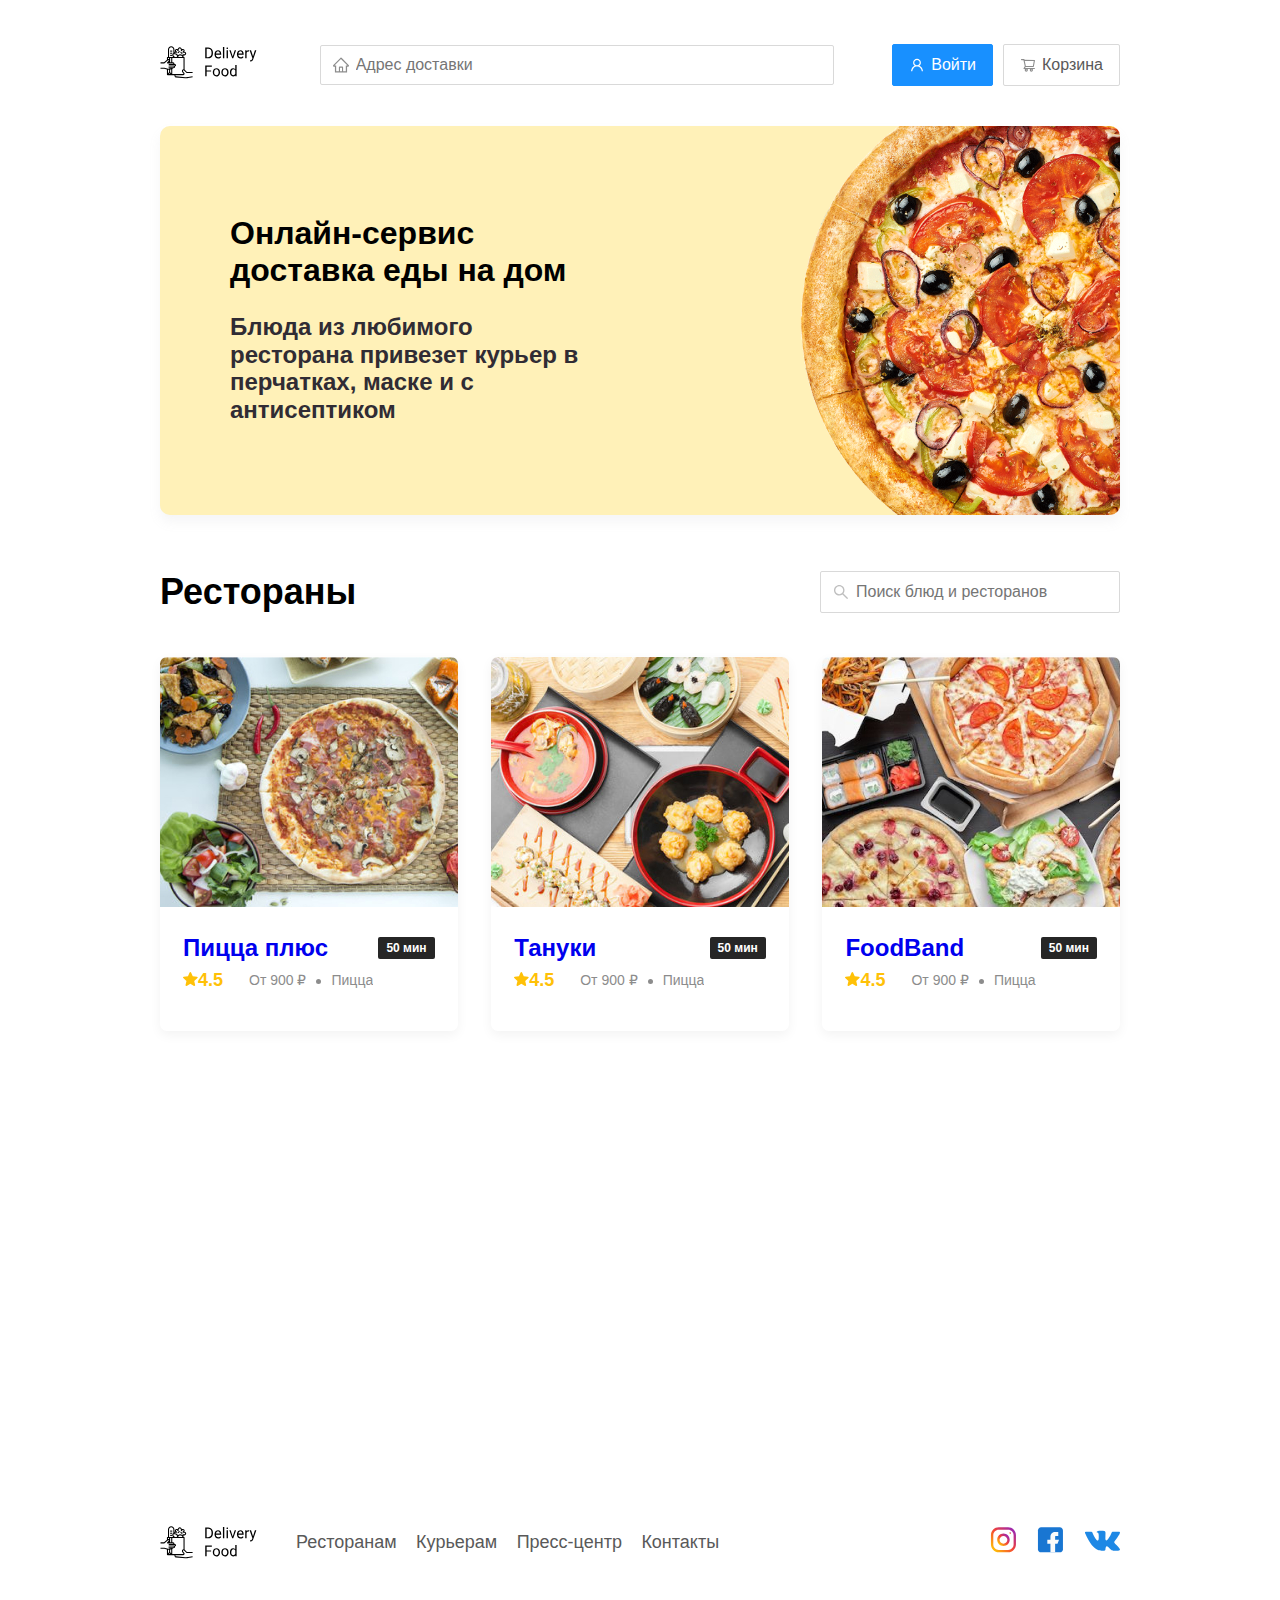
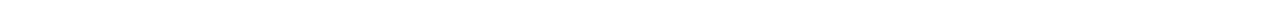
<file: index.html>
<!DOCTYPE html>
<html>
<head>
	<meta charset="utf-8">
	<meta name="viewport" content="width=device-width, initial-scale=1.0">
	<title>Delivery food - доставка еды на дом</title>
	
	<link rel="preconnect" href="https://fonts.gstatic.com">
	<link href="https://fonts.googleapis.com/css2?family=Open+Sans:wght@400;700&display=swap" rel="stylesheet">
	<link rel="stylesheet" href="css/normalize.css">
	<link
    rel="stylesheet"
    href="https://cdnjs.cloudflare.com/ajax/libs/animate.css/4.1.1/animate.min.css"/>
	<link rel="stylesheet" href="css/style.css">
	<link rel="stylesheet" href="css/animate.css">
</head>
<body>
	
	<div class="container">
	<header class="header">	
		<a href="index.html" class="logo animate__animated animate__rubberBand animate__delay-2s">
			<img src="img/logo.svg" alt="Logo" class="logo">
		</a>
		<input type="text" class="input input-address" placeholder="Адрес доставки">
		
		<div class="buttons">
			<button class="button button-primary">
				<img src="img/user.svg" alt="user" class="button-icon"><span class="button-text"> Войти</span></button>
			
			<a class="show" href="javascript:openModal()"><button class="button">
				<img src="img/shopping-cart.svg" alt="shopping cart" class="button-icon"><span class="button-text">Корзина</span></button>
			</a>
		</div>
	</header>
	
	<main class="main">
		<div class="container">
			
		</div>
	</main>
	
	<section class="promo">
		<h1 class="promo-title">Онлайн-сервис <br> доставка еды на дом</h1>
		<p class="promo-text"> Блюда из любимого ресторана привезет курьер в перчатках, маске и с антисептиком</p>
	</section>

	<section class="restaurants">
		<div class="section-heading">
			<h2 class="section-title">Рестораны</h2>
			<input type="text" class="input input-search" placeholder="Поиск блюд и ресторанов">
		</div>
		<div class="cards">
			<a href="restaurant.html" class="card wow fadeInUp" data-wow-delay="0.4s">
				<img src="img/image.jpg" alt="image" class="card-image">
				<div class="card-text">
					<div class="card-heading">
						<h3 class="card-title">Пицца плюс</h3>
						<span class="card-tag tag">50 мин</span>
					</div>

					<div class="card-info">
						<div class="rating">
							<img src="img/rating.svg" alt="rating" class="rating-star">4.5</div>
						<div class="price">От 900 &#8381;</div>
						<div class="category">Пицца</div>
					</div>
				</div>
			</a> 

			<a href="restaurant.html" class="card wow fadeInUp" data-wow-delay="0.4s">
				<img src="img/image1.jpg" alt="image" class="card-image">
				<div class="card-text">
					<div class="card-heading">
						<h3 class="card-title">Тануки</h3>
						<span class="card-tag tag">50 мин</span>
					</div>

					<div class="card-info">
						<div class="rating"><img src="img/rating.svg" alt="rating" class="rating-star">4.5</div>
						<div class="price">От 900 &#8381;</div>
						<div class="category">Пицца</div>
					</div>
				</div>
			</a>

			<a href="restaurant.html" class="card wow fadeInUp" data-wow-delay="0.4s">
				<img src="img/image2.jpg" alt="image" class="card-image">
				<div class="card-text">
					<div class="card-heading">
						<h3 class="card-title">FoodBand</h3>
						<span class="card-tag tag">50 мин</span>
					</div>

					<div class="card-info">
						<div class="rating"><img src="img/rating.svg" alt="rating" class="rating-star">4.5</div>
						<div class="price">От 900 &#8381;</div>
						<div class="category">Пицца</div>
					</div>
				</div>
			</a>

			<a href="restaurant.html" class="card wow fadeInUp" data-wow-delay="0.4s">
				<img src="img/image3.jpg" alt="image" class="card-image">
				<div class="card-text">
					<div class="card-heading">
						<h3 class="card-title">Жадина-пицца</h3>
						<span class="card-tag tag">50 мин</span>
					</div>

					<div class="card-info">
						<div class="rating"><img src="img/rating.svg" alt="rating" class="rating-star">4.5</div>
						<div class="price">От 900 &#8381;</div>
						<div class="category">Пицца</div>
					</div>
				</div>
			</a>

			<a href="restaurant.html" class="card wow fadeInUp" data-wow-delay="0.4s">
				<img src="img/image4.jpg" alt="image" class="card-image">
				<div class="card-text">
					<div class="card-heading">
						<h3 class="card-title">Точка еды</h3>
						<span class="card-tag tag">50 мин</span>
					</div>

					<div class="card-info">
						<div class="rating"><img src="img/rating.svg" alt="rating" class="rating-star">4.5</div>
						<div class="price">От 900 &#8381;</div>
						<div class="category">Пицца</div>
					</div>
				</div>
			</a>

			<a href="restaurant.html" class="card wow fadeInUp" data-wow-delay="0.4s">
				<img src="img/image5.jpg" alt="image" class="card-image">
				<div class="card-text">
					<div class="card-heading">
						<h3 class="card-title">PizzaBurger</h3>
						<span class="card-tag tag">50 мин</span>
					</div>

					<div class="card-info">
						<div class="rating"><img src="img/rating.svg" alt="rating" class="rating-star">4.5</div>
						<div class="price">От 900 &#8381;</div>
						<div class="category">Пицца</div>
					</div>
				</div>
			</a>
		</div>
	</section>
</div>

<footer class="footer">
	<div class="container">
		<div class="footer-block">
			<img src="img/logo.svg" alt="logo" class="logo footer-logo">
			<nav class="footer-nav">
				<a href="#" class="footer-link">Ресторанам</a>
				<a href="#" class="footer-link">Курьерам</a>
				<a href="#" class="footer-link">Пресс-центр</a>
				<a href="#" class="footer-link">Контакты</a>
			</nav>
			<div class="social-links">
				<a href="#" class="social-link"><img src="img/instagram.svg" alt="instagram"></a>
				<a href="#" class="social-link"><img src="img/fb.svg" alt="facebook"></a>
				<a href="#" class="social-link"><img src="img/vk.svg" alt="vk"></a>
			</div>
		</div>
	</div>
</footer>

<div class="modal">
	<div class="modal-dialog">
		<div class="modal-header">
			<h3 class="modal-title">Корзина</h3>
			<button class="close">&times;</button>
		</div>
		<!-- .modal-header -->
		<div class="modal-body">
			<div class="food-row">
				<span class="food-name">Ролл угорь стандарт</span>
				<strong class="food-price">250 &#8381;</strong>
				<div class="food-counter">
					<button class="counter-button">-</button>
					<span class="counter">1</span>
					<button class="counter-button">+</button>
				</div>
			</div>
			<!-- .foods-row -->
			<div class="food-row">
				<span class="food-name">Ролл угорь стандарт</span>
				<strong class="food-price">250 &#8381;</strong>
				<div class="food-counter">
					<button class="counter-button">-</button>
					<span class="counter">1</span>
					<button class="counter-button">+</button>
				</div>
			</div>
			<!-- .foods-row -->
			<div class="food-row">
				<span class="food-name">Ролл угорь стандарт</span>
				<strong class="food-price">250 &#8381;</strong>
				<div class="food-counter">
					<button class="counter-button">-</button>
					<span class="counter">1</span>
					<button class="counter-button">+</button>
				</div>
			</div>
			<!-- .foods-row -->
			<div class="food-row">
				<span class="food-name">Ролл угорь стандарт</span>
				<strong class="food-price">250 &#8381;</strong>
				<div class="food-counter">
					<button class="counter-button">-</button>
					<span class="counter">1</span>
					<button class="counter-button">+</button>
				</div>
			</div>
			<!-- .foods-row -->
			<div class="food-row">
				<span class="food-name">Ролл угорь стандарт</span>
				<strong class="food-price">250 &#8381;</strong>
				<div class="food-counter">
					<button class="counter-button">-</button>
					<span class="counter">1</span>
					<button class="counter-button">+</button>
				</div>
			</div>
			<!-- .foods-row -->
		</div>
		<!-- .modal-body -->
		<div class="modal-footer">
			<span class="modal-pricetag">1250 &#8381;</span>
			<div class="footer-buttons">
				<button class="button button-primary">Оформить заказ</button>
				<button class="button">Отмена</button>
			</div>
		</div>
	</div>
	<!-- .modal-dialog -->
</div>

<script src="js/wow.min.js"></script>
<script src="js/main.js"></script>

</body>
</html>
</file>
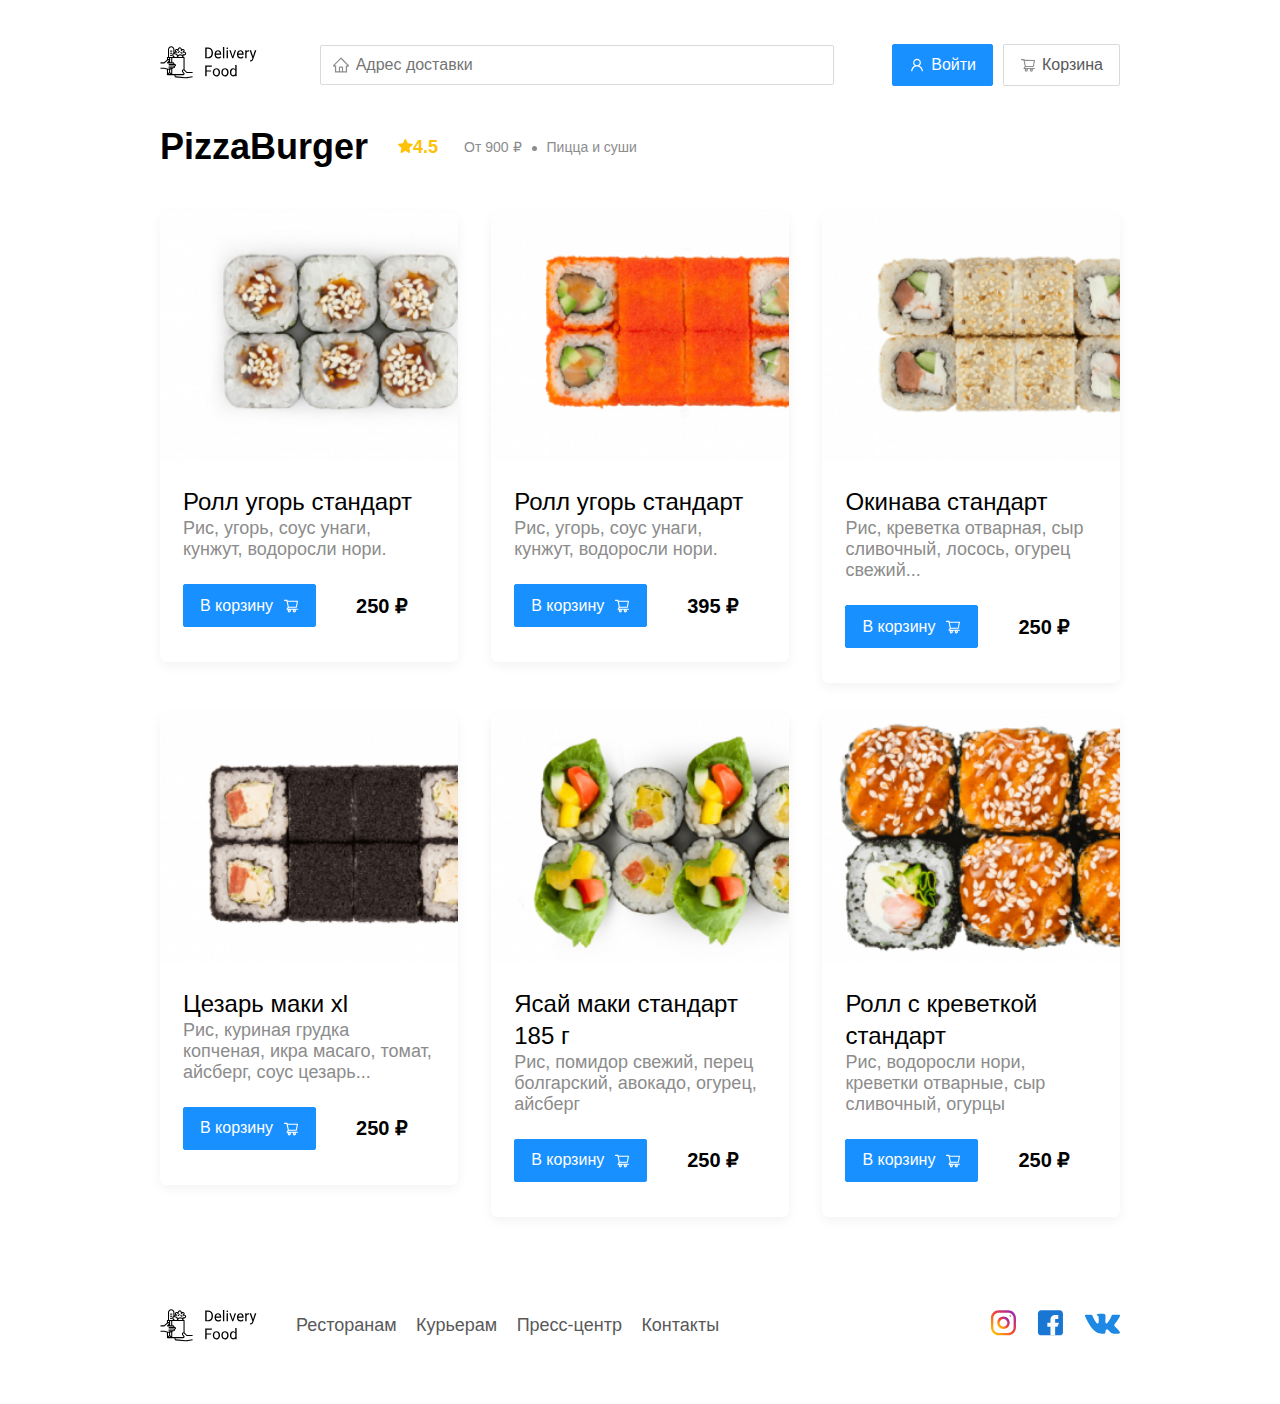
<file: restaurant.html>
<!DOCTYPE html>
<html>
<head>
	<meta charset="utf-8">
	<meta name="viewport" content="width=device-width, initial-scale=1.0">
	<title>PizzaBurger - доставка еды на дом</title>
	
	<link rel="preconnect" href="https://fonts.gstatic.com">
	<link href="https://fonts.googleapis.com/css2?family=Open+Sans:wght@400;700&display=swap" rel="stylesheet">
	<link rel="stylesheet" href="css/normalize.css">
	<link
    rel="stylesheet"
    href="https://cdnjs.cloudflare.com/ajax/libs/animate.css/4.1.1/animate.min.css"/>
	<link rel="stylesheet" href="css/style.css">
	<link rel="stylesheet" href="css/animate.css">
</head>
<body>
	
	<div class="container">
	<header class="header">	
		<a href="index.html" class="logo animate__animated animate__rubberBand animate__delay-2s">
			<img src="img/logo.svg" alt="Logo" class="logo">
		</a>
		<input type="text" class="input input-address" placeholder="Адрес доставки">
		
		<div class="buttons">
			<button class="button button-primary">
				<img src="img/user.svg" alt="user" class="button-icon"><span class="button-text"> Войти</span></button>
			
			<a class="show" href="javascript:openModal()"><button class="button">
				<img src="img/shopping-cart.svg" alt="shopping cart" class="button-icon"><span class="button-text">Корзина</span></button></a>
		</div>
	</header>
	
	<main class="main">
		<div class="container">
			
		</div>
	</main>
	
	

	<section class="restaurants">
		<div class="section-heading">
			<h2 class="section-title">PizzaBurger</h2>
			<div class="card-info">
						<div class="rating">
							<img src="img/rating.svg" alt="rating" class="rating-star">4.5</div>
						<div class="price">От 900 &#8381;</div>
						<div class="category">Пицца и суши</div>
					</div>
		</div>
		<div class="cards">
			<div class="card wow fadeInUp" data-wow-delay="0.4s">
				<img src="img/image6.jpg" alt="image" class="card-image">
				<div class="card-text">
					<div class="card-heading">
						<h3 class="card-title card-title-reg">Ролл угорь стандарт</h3>
					</div>

					<div class="card-info">
						<div class="ingredients">Рис, угорь, соус унаги, кунжут, водоросли нори.</div>
					</div>
					<div class="card-buttons">
						<button class="button button-primary">
							<span class="button-card-text">В корзину</span>
							<img src="img/shopping-cart-white.svg" alt="shopping-cart" class="button-card-image">
						</button>
						<strong class="card-price-bold"> 250 &#8381;</strong>
					</div>
				</div>
			</div> 

			<div class="card wow fadeInUp" data-wow-delay="0.4s">
				<img src="img/image8.jpg" alt="image" class="card-image">
				<div class="card-text">
					<div class="card-heading">
						<h3 class="card-title card-title-reg">Ролл угорь стандарт</h3>
					</div>

					<div class="card-info">
						<div class="ingredients">Рис, угорь, соус унаги, кунжут, водоросли нори.</div>
					</div>
					<div class="card-buttons">
						<button class="button button-primary">
							<span class="button-card-text">В корзину</span>
							<img src="img/shopping-cart-white.svg" alt="shopping-cart" class="button-card-image">
						</button>
						<strong class="card-price-bold"> 395 &#8381;</strong>
					</div>
				</div>
			</div> 


			<div class="card wow fadeInUp" data-wow-delay="0.4s">
				<img src="img/image10.jpg" alt="image" class="card-image">
				<div class="card-text">
					<div class="card-heading">
						<h3 class="card-title card-title-reg">Окинава стандарт</h3>
					</div>

					<div class="card-info">
						<div class="ingredients"> Рис, креветка отварная, сыр сливочный, лосось, огурец свежий...</div>
					</div>
					<div class="card-buttons">
						<button class="button button-primary">
							<span class="button-card-text">В корзину</span>
							<img src="img/shopping-cart-white.svg" alt="shopping-cart" class="button-card-image">
						</button>
						<strong class="card-price-bold"> 250 &#8381;</strong>
					</div>
				</div>
			</div>

			<div class="card wow fadeInUp" data-wow-delay="0.4s">
				<img src="img/image7.jpg" alt="image" class="card-image">
				<div class="card-text">
					<div class="card-heading">
						<h3 class="card-title card-title-reg">Цезарь маки хl</h3>
					</div>

					<div class="card-info">
						<div class="ingredients">Рис, куриная грудка копченая, икра масаго, томат, айсберг, соус цезарь...</div>
					</div>
					<div class="card-buttons">
						<button class="button button-primary">
							<span class="button-card-text">В корзину</span>
							<img src="img/shopping-cart-white.svg" alt="shopping-cart" class="button-card-image">
						</button>
						<strong class="card-price-bold"> 250 &#8381;</strong>
					</div>
				</div>
			</div>

			<div class="card wow fadeInUp" data-wow-delay="0.4s">
				<img src="img/image9.jpg" alt="image" class="card-image">
				<div class="card-text">
					<div class="card-heading">
						<h3 class="card-title card-title-reg">Ясай маки стандарт 185 г</h3>
					</div>

					<div class="card-info">
						<div class="ingredients">Рис, помидор свежий, перец болгарский, авокадо, огурец, айсберг</div>
					</div>
					<div class="card-buttons">
						<button class="button button-primary">
							<span class="button-card-text">В корзину</span>
							<img src="img/shopping-cart-white.svg" alt="shopping-cart" class="button-card-image">
						</button>
						<strong class="card-price-bold"> 250 &#8381;</strong>
					</div>
				</div>
			</div>

			<div class="card wow fadeInUp" data-wow-delay="0.4s">
				<img src="img/image11.jpg" alt="image" class="card-image">
				<div class="card-text">
					<div class="card-heading">
						<h3 class="card-title card-title-reg">Ролл с креветкой стандарт</h3>
					</div>

					<div class="card-info">
						<div class="ingredients">Рис, водоросли нори, креветки отварные, сыр сливочный, огурцы</div>
					</div>
					<div class="card-buttons">
						<button class="button button-primary">
							<span class="button-card-text">В корзину</span>
							<img src="img/shopping-cart-white.svg" alt="shopping-cart" class="button-card-image">
						</button>
						<strong class="card-price-bold"> 250 &#8381;</strong>
					</div>
				</div>
			</div>

		</div>
	</section>
</div>

<footer class="footer">
	<div class="container">
		<div class="footer-block">
			<img src="img/logo.svg" alt="logo" class="logo footer-logo">
			<nav class="footer-nav">
				<a href="#" class="footer-link">Ресторанам</a>
				<a href="#" class="footer-link">Курьерам</a>
				<a href="#" class="footer-link">Пресс-центр</a>
				<a href="#" class="footer-link">Контакты</a>
			</nav>
			<div class="social-links">
				<a href="#" class="social-link"><img src="img/instagram.svg" alt="instagram"></a>
				<a href="#" class="social-link"><img src="img/fb.svg" alt="facebook"></a>
				<a href="#" class="social-link"><img src="img/vk.svg" alt="vk"></a>
			</div>
		</div>
	</div>
</footer>

<div class="modal">
	<div class="modal-dialog">
		<div class="modal-header">
			<h3 class="modal-title">Корзина</h3>
			<button class="close">&times;</button>
		</div>
		<!-- .modal-header -->
		<div class="modal-body">
			<div class="food-row">
				<span class="food-name">Ролл угорь стандарт</span>
				<strong class="food-price">250 &#8381;</strong>
				<div class="food-counter">
					<button class="counter-button">-</button>
					<span class="counter">1</span>
					<button class="counter-button">+</button>
				</div>
			</div>
			<!-- .foods-row -->
			<div class="food-row">
				<span class="food-name">Ролл угорь стандарт</span>
				<strong class="food-price">250 &#8381;</strong>
				<div class="food-counter">
					<button class="counter-button">-</button>
					<span class="counter">1</span>
					<button class="counter-button">+</button>
				</div>
			</div>
			<!-- .foods-row -->
			<div class="food-row">
				<span class="food-name">Ролл угорь стандарт</span>
				<strong class="food-price">250 &#8381;</strong>
				<div class="food-counter">
					<button class="counter-button">-</button>
					<span class="counter">1</span>
					<button class="counter-button">+</button>
				</div>
			</div>
			<!-- .foods-row -->
			<div class="food-row">
				<span class="food-name">Ролл угорь стандарт</span>
				<strong class="food-price">250 &#8381;</strong>
				<div class="food-counter">
					<button class="counter-button">-</button>
					<span class="counter">1</span>
					<button class="counter-button">+</button>
				</div>
			</div>
			<!-- .foods-row -->
			<div class="food-row">
				<span class="food-name">Ролл угорь стандарт</span>
				<strong class="food-price">250 &#8381;</strong>
				<div class="food-counter">
					<button class="counter-button">-</button>
					<span class="counter">1</span>
					<button class="counter-button">+</button>
				</div>
			</div>
			<!-- .foods-row -->
		</div>
		<!-- .modal-body -->
		<div class="modal-footer">
			<span class="modal-pricetag">1250 &#8381;</span>
			<div class="footer-buttons">
				<button class="button button-primary">Оформить заказ</button>
				<button class="button">Отмена</button>
			</div>
		</div>
	</div>
	<!-- .modal-dialog -->
</div>

<script src="js/wow.min.js"></script>
<script src="js/main.js"></script>

</body>
</html>
</file>
<file: css/style.css>
*{
	box-sizing: border-box;
}

body {
	font-family: "Roboto", sans-serif; 
	padding-top: 44px;
}

.container {
	max-width: 1200px;
	margin: auto;
}
/*Шапка*/
.header {
	display: flex;
	align-items: center;
	justify-content: space-between;
	margin-bottom: 40px;
}
/*Поле адреса*/
.input-address {
	background: #fff;
	border: 1px solid #d9d9d9;
	border-radius: 2px;
	height: 40px;
	flex: 0.8;
	font-size: 16px;
	line-height: 24px;
	background-image: url(../img/home.svg);
	background-repeat: no-repeat;
	background-position: left 11px center;
	padding-left: 35px;
}

.buttons {
	display: flex;
	align-items: center;
}
/*Кнопки*/
.button {
	display: flex;
	align-items: center;
	padding: 8px 16px;
	background: #fff;
	border: 1px solid #d9d9d9;
	box-sizing: border-box;
	box-shadow: 0 0 2px rgba(0, 0, 0, 0.0015);
	border-radius: 2px;
	color: #595959;
	font-size: 16px;
	line-height: 24px;
}

.button-primary {
	background: #1890ff;
	border: 1px solid #1890ff;
	color: #fff;
	margin-right: 10px;
}

.button-icon {
	margin-right: 6px;
	vertical-align: middle;
}

.button-card-text {
	margin-right: 10px;
}

.button-text {
	vertical-align: middle;
}

.promo{
	box-shadow: 0 7px 12px rgba(158, 158, 163, 0.1);
	background: #fff1b8 url(../img/promo-image.png) no-repeat top -100px right -247px / 924px;
	border-radius: 10px;
	padding: 68px 70px;
	margin-bottom: 56px;
}
/*Промо*/
.promo-text {
	font-style: normal;
	font-weight: bold;
	font-size: 24px;
	font-height: 28px;
	color: #302c34; 
	max-width: 538px;
}

.promo-text {
	max-width: 350px;
}

.input {
	background: #fff;
	border: 1px solid #d9d9d9;
	border-radius: 2px;
	font-size: 16px;
	line-height: 24px;
	padding: 8px;
	padding-left: 35px;
	background-repeat: no-repeat;
	background-position: left 11px center;  
}

.input-address {
	width: 690px;
	background-image: url(../img/home.svg);
}

.input-search {
	width: 300px;
	background-image: url(../img/search.svg);
	margin-left: auto;
}

.main {
	background: linear-gradient(180deg, rgba(245, 245, 245, 0) 1.04%, #f5f5f5 100%);
}

.section-heading {
	display: flex;
	align-items: center;

	margin-bottom: 44px;
}

.section-title {
	font-style: normal;
	font-weight: bold;
	font-size: 36px;
	line-height: 42px;
	margin: 0;
	color: #000;
	margin-right: 30px;
}

.card {
	background: #fff;
	box-shadow: 0px 4px 12px rgba(0, 0, 0, 0.05);
	border-radius: 7px;
	overflow: hidden;
	margin-bottom: 30px;
	flex-basis: 31%;
	text-decoration: none;
}

.cards {
	display: flex;
	align-items: flex-start;
	justify-content: space-between;
	flex-wrap: wrap;
}

.card-image {
	width: 384px;
	height: 250px;
	object-fit: cover;
}

.card-text {
	padding-top: 20px;
	padding-bottom: 35px;
	padding-left: 23px;
	padding-right: 23px;
}

.card-heading {
	display: flex;
	align-items: center;
	justify-content: space-between;
}

.card-title {
	margin: 0;
	font-style: normal;
	font-weight: bold;
	font-size: 24px;
	line-height: 32px;
}

.card-title-reg {
	font-weight: 400;
}

.card-tag {
	font-style: normal;
	font-weight: bold;
	font-size: 12px;
	line-height: 20px;
	color: #fff;
	background: #262626;
	border-radius: 2px;
	padding: 1px 8px;
}
.card-info {
	display: flex;
	align-items: center;
	flex-wrap: wrap;
}

.card-price-bold {
	font-weight: bold;
	font-size: 20px;
	line-height: 32px;
	margin-left: 30px;
}

.card-buttons {
	display: flex;
	align-items: center;
	margin-top: 24px;
}

.rating {
	margin-right: 26px;
	color: #ffc107;
	font-weight: bold;
	font-size: 18px;
	line-height: 32px;
}

.price, 
.category {
	color: #8c8c8c;
	font-size: 18px;
	line-height: 32px;
}

.price {
	margin-right: 10px;
}

.category {
	text-overflow: ellipsis;
	overflow: hidden;
	white-space: nowrap;
	max-width: 150px;
}

.ingredients {
	color: #8c8c8c;
	font-size: 18px;
	line-height: 21px;
}

.price:after {
	content: "";
	width: 5px;
	height: 5px;
	background-color: #8c8c8c;
	display: inline-block;
	vertical-align: middle;
	border-radius: 50%;
	margin-left: 10px;
}

.footer {
	padding: 60px 0;
}

.footer-block {
	display: flex;
	align-items: center;
	justify-content: space-between;
}

.footer-nav {
	margin-left: 35px;
	margin-right: auto;
}

.footer-link {
	display: inline-block;
	color: #595959;
	font-style: normal;
	font-weight: normal;
	font-size: 18px;
	line-height: 21px;
	text-decoration: none;
}

.footer-link:not(:last-child) {
	margin-right: 15px;
}

.social-links {
	display: flex;
	align-items: center;
}

.social-link:not(:last-child) {
	margin-right: 21px;
}

.modal {
	position: fixed;
	left: 0;
	top: 0;
	width: 100%;
	height: 100%;
	background: rgba(0, 0, 0, 0.4);
	display: none;
}

.modal.is-open {
	display: flex;
}

.show {
	text-decoration: none;
	color: black;
}

.modal-dialog {
	max-width: 780px;
	width: 95%;
	background: #fff;
	border-radius: 5px;
	margin: auto;
	padding: 40px 45px;
}

.modal-pricetag {
	background: #262626;
	border-radius: 5px;
	color: #fff;
	padding: 15px 20px;
	font-size: 20px;
	line-height: 23px;
}

.modal-header {
	display: flex;
	align-items: center;
	justify-content: space-between;
	margin-bottom: 45px;
}

.modal-title {
	margin: 0;
	font-weight: bold;
	font-size: 36px;
	line-height: 42px;
}

.close {
	font-size: 36px;
	border: none;
	background-color: transparent;
}

.modal-body {
	margin-bottom: 52px;
}

.food-row {
	display: flex;
	align-items: flex-start;
	justify-content: space-between;
	padding-bottom: 8px;
	border-bottom: 1px solid #d9d9d9;
	margin-bottom: 15px;
}

.food-name {
	font-weight: normal;
	font-size: 18px;
	line-height: 32px;
}

.food-price {
	margin-left: auto;
	margin-right: 47px;
	font-weight: bold;
	font-size: 20px;
	line-height: 32px;
}

.food-counter {
	display: flex;
	align-items: center;
}

.counter-button {
	display: flex;
	align-items: center;
	justify-content: center;
	width: 39px;
	height: 32px;
	background: #fff;
	border: 1px solid #40A9FF;
	box-sizing: border-box;
	border-radius: 2px;
	font-weight: normal;
	font-size: 14px;
	line-height: 22px;
	color: #40A9FF;
}

.counter {
	font-size: 16px;
	line-height: 24px;
	margin-left: 10px;
	margin-right: 10px;
}

.modal-footer {
	display: flex;
	align-items: center;
	justify-content: space-between;
}

.footer-buttons {
	display: flex;
	align-items: center;
}



@media (max-width: 1366px) {
	.container {
		max-width: 960px;
	}
	.promo {
		background-position: center right -300px;
		background-size: 750px;
	}
	.category, 
	.price {
		font-size: 14px;
	}
}

@media (max-width: 992px) { 
	.container {
		max-width: 750px;
	}
	.promo {
		padding: 50px;
		background-size: 500px;
		background-position: center right -200px; 
	}
	.promo-text {
		font-size: 18px;
		max-width: 400px;
	}
	.card {
		flex-basis: 49%;
	}
	.footer-link {
		font-size: 16px;
	}
}

@media (max-width: 768px) {
	.container {
		max-width: 560px;
	}
	.card-info {
		flex-wrap: wrap;
	}
	.rating {
		flex-basis: 100%;
	}
	.card-title {
		font-size: 18px;
	}
	.promo {
		background-size: 400px;
		background-position: bottom 50px right -200px;
	}
	.promo-title {
		font-size: 24px;
		line-height: 1.4;
	}
	.promo-text {
		margin-top: 0;
	}
}

@media (max-width: 578px) {
	.container {
		width: 90%;
	}
	.header {
		flex-wrap: wrap;
	}
	.input-address {
		margin-top: 15px;
		order: 5;
		flex: 1;
	}
	.promo {
		background-image: none;
	}
	.promo-title {
		margin-bottom: 10px;
	}
	.section-title {
		font-size: 20px;
	}
	.card {
		flex-basis: 100%;
	}
	.card-image {
		width: 100%;
	}
	.footer {
		padding: 30px 0;
	}
	.footer-block {
		align-items: flex-start;
	}
	.footer-nav {
		margin-left: 0;
		order: 0;
	}
	.footer-logo {
		margin-right: 15px;
		order: 1;
	}
	.social-links {
		order: 2;
	}
}
</file>
